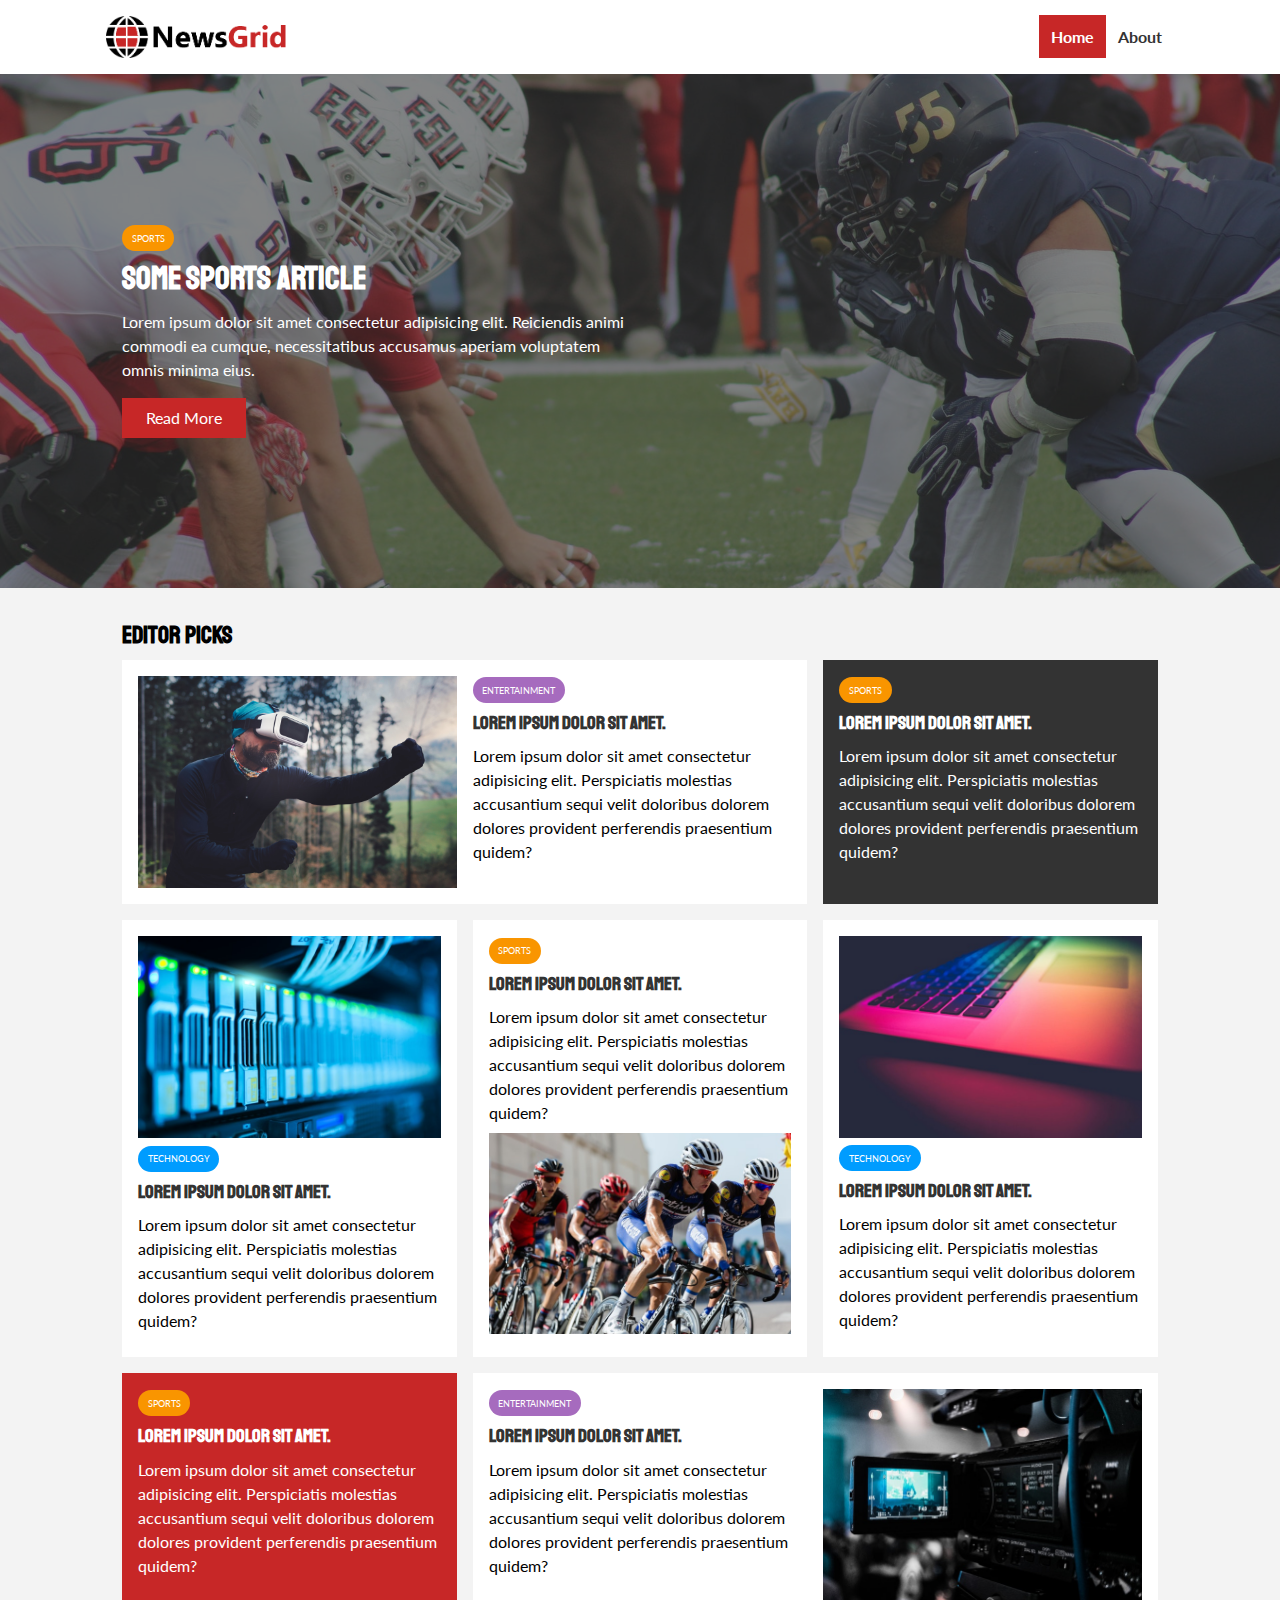
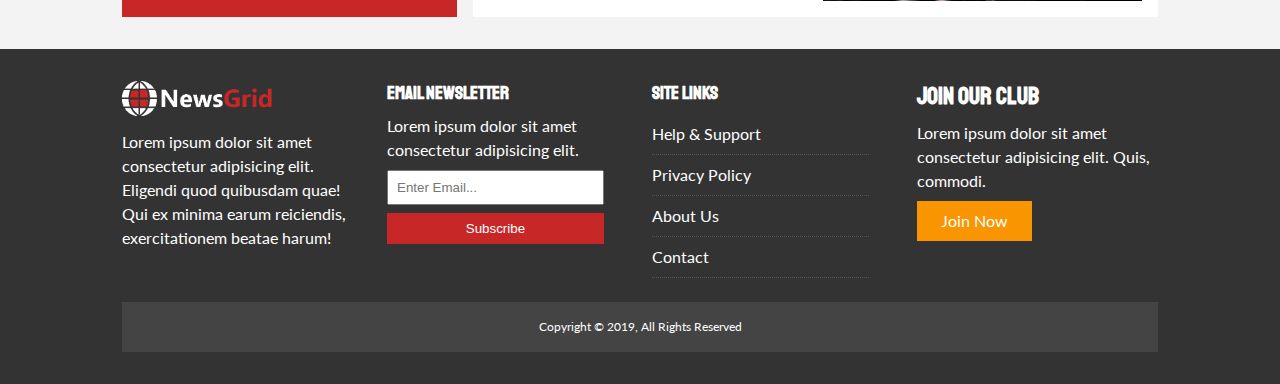
<file: index.html>
<!DOCTYPE html>
<html lang="en">

<head>
    <meta charset="UTF-8" />
    <meta http-equiv="X-UA-Compatible" content="IE=edge" />
    <meta name="viewport" content="width=device-width, initial-scale=1.0" />
    <link href="https://fonts.googleapis.com/css?family=Lato|Staatliches" rel="stylesheet" />
    <link rel="stylesheet" href="https://use.fontawesome.com/releases/v5.6.1/css/all.css"
        integrity="sha384-gfdkjb5BdAXd+lj+gudLWI+BXq4IuLW5IT+brZEZsLFm++aCMlF1V92rMkPaX4PP" crossorigin="anonymous" />
    <link rel="stylesheet" href="css/style.css" />
    <link rel="stylesheet" media="screen and (max-width: 768px)" href="css/mobile.css" />
    <link rel="shortcut icon" type="image/x-icon" href="favicon.ico" />
    <title>NewsGrid | Latest News</title>
</head>

<body>
    <nav id="main-nav">
        <div class="container">
            <img src="img/logo.png" alt="NewsGrid" class="logo" />
            <div class="social">
                <a href="http://facebook.com" target="_blank"><i class="fab fa-facebook fa-2x"></i></a>
                <a href="http://twitter.com" target="_blank"><i class="fab fa-twitter fa-2x"></i></a>
                <a href="http://instagram.com" target="_blank"><i class="fab fa-instagram fa-2x"></i></a>
                <a href="http://youtube.com" target="_blank"><i class="fab fa-youtube fa-2x"></i></a>
            </div>
            <ul>
                <li><a href="index.html" class="current">Home</a></li>
                <li><a href="about.html">About</a></li>
            </ul>
        </div>
    </nav>

    <!-- Showcase -->
    <header id="showcase">
        <div class="container">
            <div class="showcase-container">
                <div class="showcase-content">
                    <div class="category category-sports">Sports</div>
                    <h1>Some Sports Article</h1>
                    <p>
                        Lorem ipsum dolor sit amet consectetur adipisicing
                        elit. Reiciendis animi commodi ea cumque,
                        necessitatibus accusamus aperiam voluptatem omnis
                        minima eius.
                    </p>
                    <a href="article.html" class="btn btn-primary">Read More
                    </a>
                </div>
            </div>
        </div>
    </header>

    <!-- Home Articles -->
    <section id="home-articles" class="py-2">
        <div class="container">
            <h2>Editor Picks</h2>
            <div class="articles-container">
                <article class="card">
                    <img src="img/articles/ent1.jpg" alt="" />
                    <div>
                        <div class="category category-ent">
                            Entertainment
                        </div>
                        <h3>
                            <a href="article.html">Lorem ipsum dolor sit amet.
                            </a>
                        </h3>
                        <p>
                            Lorem ipsum dolor sit amet consectetur
                            adipisicing elit. Perspiciatis molestias
                            accusantium sequi velit doloribus dolorem
                            dolores provident perferendis praesentium
                            quidem?
                        </p>
                    </div>
                </article>
                <article class="card bg-dark">
                    <div class="category category-sports">Sports</div>
                    <h3>
                        <a href="article.html">Lorem ipsum dolor sit amet.
                        </a>
                    </h3>
                    <p>
                        Lorem ipsum dolor sit amet consectetur adipisicing
                        elit. Perspiciatis molestias accusantium sequi velit
                        doloribus dolorem dolores provident perferendis
                        praesentium quidem?
                    </p>
                </article>
                <article class="card">
                    <img src="img/articles/tech1.jpg" alt="" />
                    <div class="category category-tech">Technology</div>
                    <h3>
                        <a href="article.html">Lorem ipsum dolor sit amet.
                        </a>
                    </h3>
                    <p>
                        Lorem ipsum dolor sit amet consectetur adipisicing
                        elit. Perspiciatis molestias accusantium sequi velit
                        doloribus dolorem dolores provident perferendis
                        praesentium quidem?
                    </p>
                </article>

                <article class="card">
                    <div class="category category-sports">Sports</div>
                    <h3>
                        <a href="article.html">Lorem ipsum dolor sit amet.
                        </a>
                    </h3>
                    <p>
                        Lorem ipsum dolor sit amet consectetur adipisicing
                        elit. Perspiciatis molestias accusantium sequi velit
                        doloribus dolorem dolores provident perferendis
                        praesentium quidem?
                    </p>
                    <img src="img/articles/sports1.jpg" alt="" />
                </article>

                <article class="card">
                    <img src="img/articles/tech2.jpg" alt="" />
                    <div class="category category-tech">Technology</div>
                    <h3>
                        <a href="article.html">Lorem ipsum dolor sit amet.
                        </a>
                    </h3>
                    <p>
                        Lorem ipsum dolor sit amet consectetur adipisicing
                        elit. Perspiciatis molestias accusantium sequi velit
                        doloribus dolorem dolores provident perferendis
                        praesentium quidem?
                    </p>
                </article>

                <article class="card bg-primary">
                    <div class="category category-sports">Sports</div>
                    <h3>
                        <a href="article.html">Lorem ipsum dolor sit amet.</a>
                    </h3>
                    <p>
                        Lorem ipsum dolor sit amet consectetur adipisicing
                        elit. Perspiciatis molestias accusantium sequi velit
                        doloribus dolorem dolores provident perferendis
                        praesentium quidem?
                    </p>
                </article>

                <article class="card">
                    <div>
                        <div class="category category-ent">
                            Entertainment
                        </div>
                        <h3>
                            <a href="article.html">Lorem ipsum dolor sit amet.
                            </a>
                        </h3>
                        <p>
                            Lorem ipsum dolor sit amet consectetur
                            adipisicing elit. Perspiciatis molestias
                            accusantium sequi velit doloribus dolorem
                            dolores provident perferendis praesentium
                            quidem?
                        </p>
                    </div>
                    <img src="img/articles/ent2.jpg" alt="" />
                </article>
            </div>
        </div>
    </section>

    <!-- Footer -->
    <footer id="main-footer" class="py-2">
        <div class="container footer-container">
            <div>
                <img src="img/logo_light.png" alt="NewsGrid" />
                <p>
                    Lorem ipsum dolor sit amet consectetur adipisicing elit.
                    Eligendi quod quibusdam quae! Qui ex minima earum
                    reiciendis, exercitationem beatae harum!
                </p>
            </div>
            <div>
                <h3>Email Newsletter</h3>
                <p>
                    Lorem ipsum dolor sit amet consectetur adipisicing elit.
                </p>
                <form name="contact" method="POST" data-netlify="true">
                    <input type="email" name="email" placeholder="Enter Email..." />
                    <input type="submit" value="Subscribe" class="btn btn-primary" />
                </form>
            </div>
            <div>
                <h3>Site Links</h3>
                <ul class="list">
                    <li><a href="#">Help & Support</a></li>
                    <li><a href="#">Privacy Policy</a></li>
                    <li><a href="#">About Us</a></li>
                    <li><a href="#">Contact</a></li>
                </ul>
            </div>
            <div>
                <h2>Join Our Club</h2>
                <p>Lorem ipsum dolor sit amet consectetur adipisicing elit. Quis, commodi.</p>
                <a href="#" class="btn btn-secondary">Join Now</a>
            </div>
            <div>
                <p>
                    Copyright &copy; 2019, All Rights Reserved
                </p>
            </div>
        </div>
    </footer>
</body>

</html>
</file>
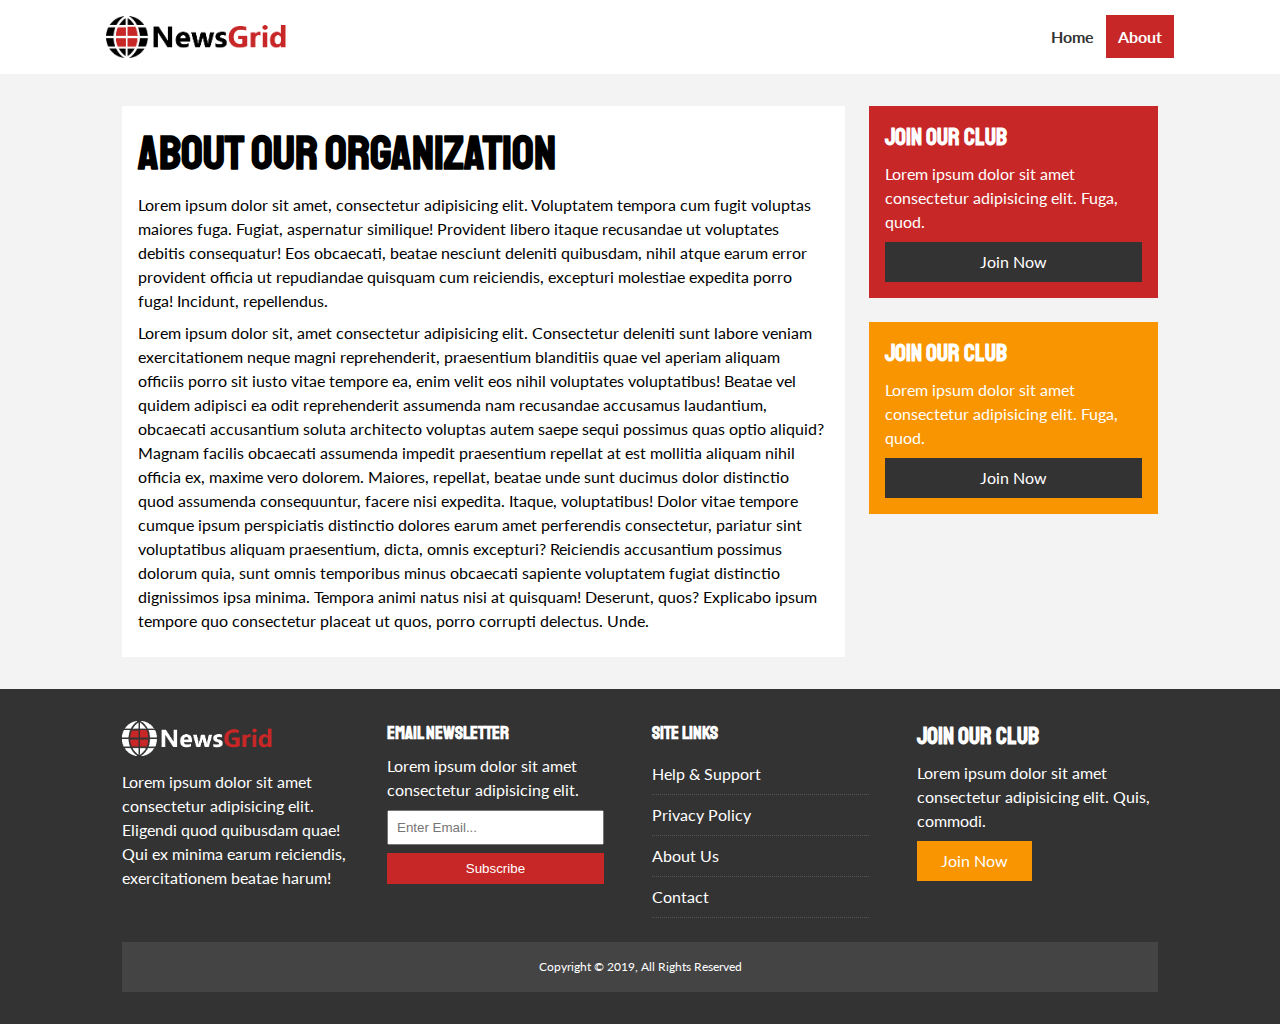
<file: about.html>
<!DOCTYPE html>
<html lang="en">

<head>
    <meta charset="UTF-8" />
    <meta http-equiv="X-UA-Compatible" content="IE=edge" />
    <meta name="viewport" content="width=device-width, initial-scale=1.0" />
    <link href="https://fonts.googleapis.com/css?family=Lato|Staatliches" rel="stylesheet" />
    <link rel="stylesheet" href="https://use.fontawesome.com/releases/v5.6.1/css/all.css"
        integrity="sha384-gfdkjb5BdAXd+lj+gudLWI+BXq4IuLW5IT+brZEZsLFm++aCMlF1V92rMkPaX4PP" crossorigin="anonymous" />
    <link rel="stylesheet" href="css/style.css" />
    <link rel="stylesheet" media="screen and (max-width: 768px)" href="css/mobile.css" />
    <link rel="shortcut icon" type="image/x-icon" href="favicon.ico" />
    <title>NewsGrid | About</title>
</head>

<body>
    <nav id="main-nav">
        <div class="container">
            <img src="img/logo.png" alt="NewsGrid" class="logo" />
            <div class="social">
                <a href="http://facebook.com" target="_blank"><i class="fab fa-facebook fa-2x"></i></a>
                <a href="http://twitter.com" target="_blank"><i class="fab fa-twitter fa-2x"></i></a>
                <a href="http://instagram.com" target="_blank"><i class="fab fa-instagram fa-2x"></i></a>
                <a href="http://youtube.com" target="_blank"><i class="fab fa-youtube fa-2x"></i></a>
            </div>
            <ul>
                <li><a href="index.html">Home</a></li>
                <li><a href="about.html" class="current">About</a></li>
            </ul>
        </div>
    </nav>

    <section id="about">
        <div class="container">
            <div class="page-container">
                <article class="card">
                    <h1 class="l-heading">About Our Organization</h1>
                    <p>Lorem ipsum dolor sit amet, consectetur adipisicing elit. Voluptatem tempora cum fugit voluptas
                        maiores fuga. Fugiat, aspernatur similique! Provident libero itaque recusandae ut voluptates
                        debitis consequatur! Eos obcaecati, beatae nesciunt deleniti quibusdam, nihil atque earum error
                        provident officia ut repudiandae quisquam cum reiciendis, excepturi molestiae expedita porro
                        fuga! Incidunt, repellendus.</p>
                    <p>Lorem ipsum dolor sit, amet consectetur adipisicing elit. Consectetur deleniti sunt labore veniam
                        exercitationem neque magni reprehenderit, praesentium blanditiis quae vel aperiam aliquam
                        officiis porro sit iusto vitae tempore ea, enim velit eos nihil voluptates voluptatibus! Beatae
                        vel quidem adipisci ea odit reprehenderit assumenda nam recusandae accusamus laudantium,
                        obcaecati accusantium soluta architecto voluptas autem saepe sequi possimus quas optio aliquid?
                        Magnam facilis obcaecati assumenda impedit praesentium repellat at est mollitia aliquam nihil
                        officia ex, maxime vero dolorem. Maiores, repellat, beatae unde sunt ducimus dolor distinctio
                        quod assumenda consequuntur, facere nisi expedita. Itaque, voluptatibus! Dolor vitae tempore
                        cumque ipsum perspiciatis distinctio dolores earum amet perferendis consectetur, pariatur sint
                        voluptatibus aliquam praesentium, dicta, omnis excepturi? Reiciendis accusantium possimus
                        dolorum quia, sunt omnis temporibus minus obcaecati sapiente voluptatem fugiat distinctio
                        dignissimos ipsa minima. Tempora animi natus nisi at quisquam! Deserunt, quos? Explicabo ipsum
                        tempore quo consectetur placeat ut quos, porro corrupti delectus. Unde.</p>
                </article>
                <aside class="card bg-primary">
                    <h2>Join Our Club</h2>
                    <p>Lorem ipsum dolor sit amet consectetur adipisicing elit. Fuga, quod.</p>
                    <a href="#" class="btn btn-dark btn-block">Join Now</a>
                </aside>
                <aside class="card bg-secondary">
                    <h2>Join Our Club</h2>
                    <p>Lorem ipsum dolor sit amet consectetur adipisicing elit. Fuga, quod.</p>
                    <a href="#" class="btn btn-dark btn-block">Join Now</a>
                </aside>
            </div>
        </div>
    </section>





    <!-- Footer -->
    <footer id="main-footer" class="py-2">
        <div class="container footer-container">
            <div>
                <img src="img/logo_light.png" alt="NewsGrid" />
                <p>
                    Lorem ipsum dolor sit amet consectetur adipisicing elit.
                    Eligendi quod quibusdam quae! Qui ex minima earum
                    reiciendis, exercitationem beatae harum!
                </p>
            </div>
            <div>
                <h3>Email Newsletter</h3>
                <p>
                    Lorem ipsum dolor sit amet consectetur adipisicing elit.
                </p>
                <form name="contact" method="POST" data-netlify="true">
                    <input type="email" name="email" placeholder="Enter Email..." />
                    <input type="submit" value="Subscribe" class="btn btn-primary" />
                </form>
            </div>
            <div>
                <h3>Site Links</h3>
                <ul class="list">
                    <li><a href="#">Help & Support</a></li>
                    <li><a href="#">Privacy Policy</a></li>
                    <li><a href="#">About Us</a></li>
                    <li><a href="#">Contact</a></li>
                </ul>
            </div>
            <div>
                <h2>Join Our Club</h2>
                <p>Lorem ipsum dolor sit amet consectetur adipisicing elit. Quis, commodi.</p>
                <a href="#" class="btn btn-secondary">Join Now</a>
            </div>
            <div>
                <p>
                    Copyright &copy; 2019, All Rights Reserved
                </p>
            </div>
        </div>
    </footer>
</body>

</html>
</file>
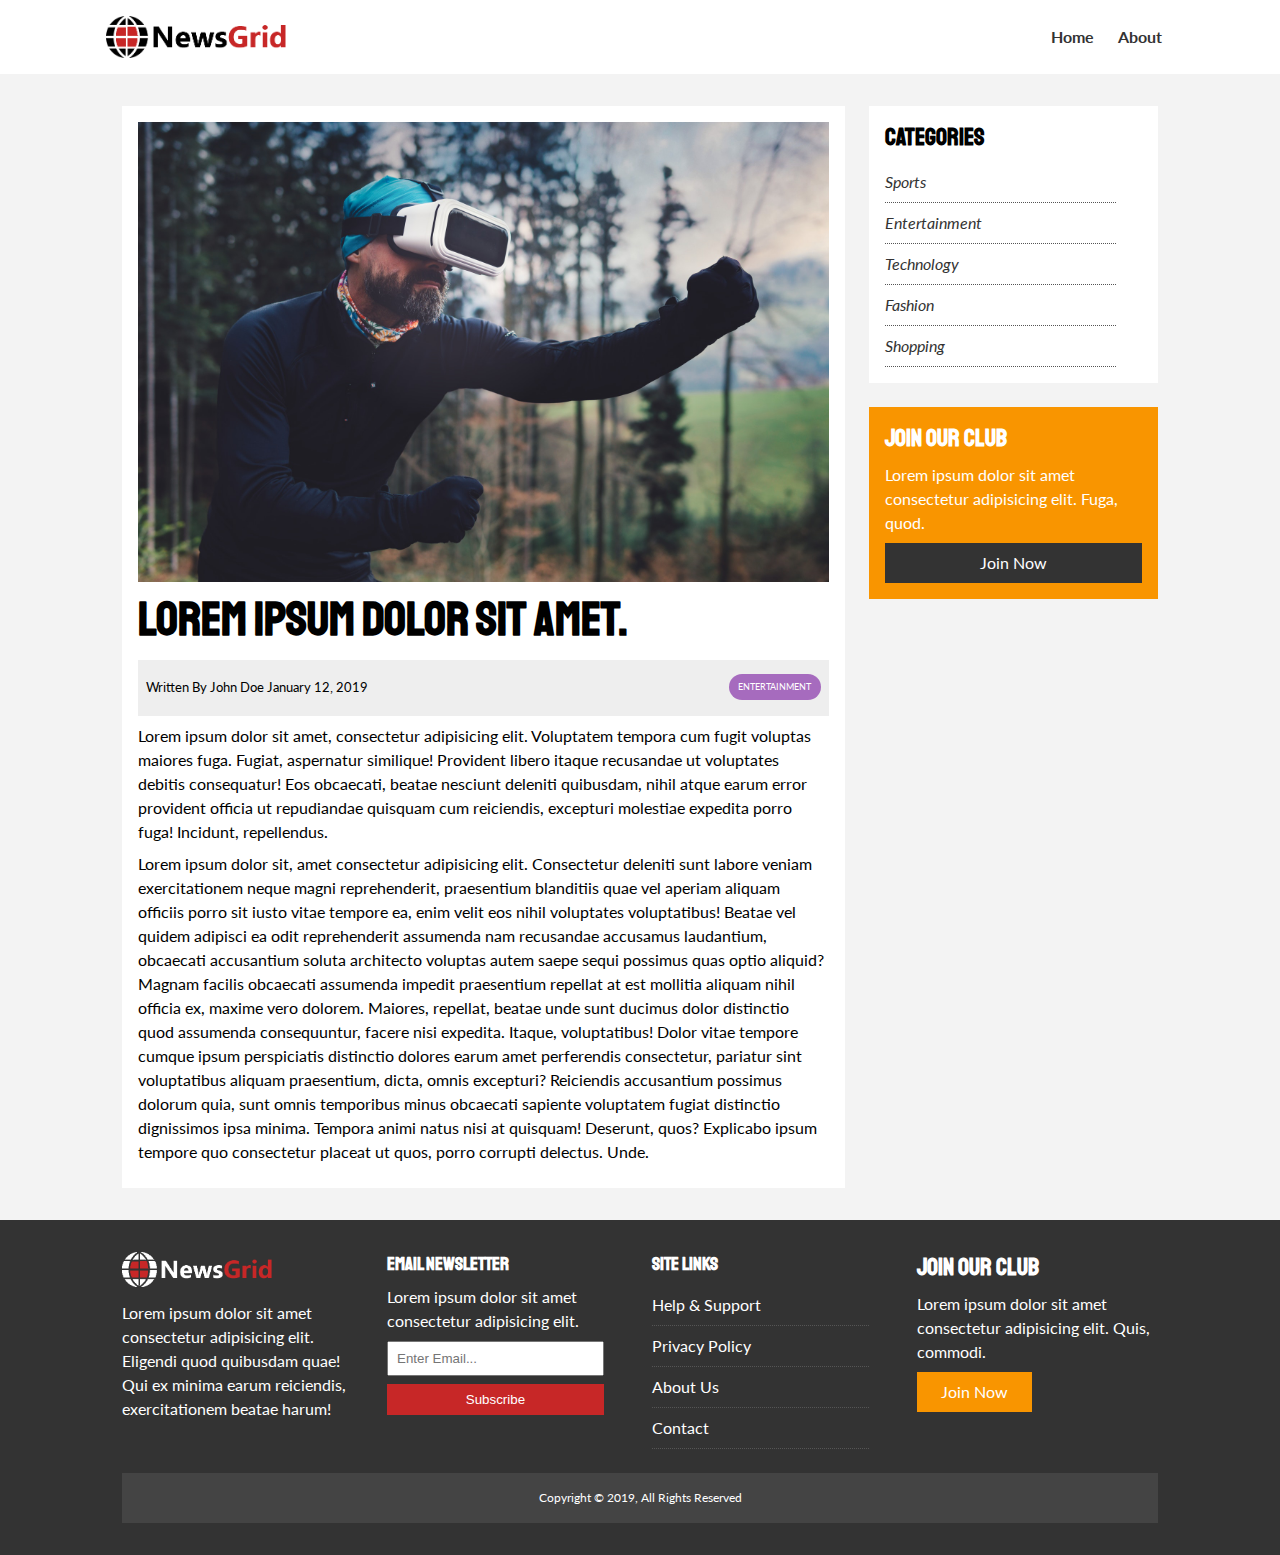
<file: article.html>
<!DOCTYPE html>
<html lang="en">

<head>
    <meta charset="UTF-8" />
    <meta http-equiv="X-UA-Compatible" content="IE=edge" />
    <meta name="viewport" content="width=device-width, initial-scale=1.0" />
    <link href="https://fonts.googleapis.com/css?family=Lato|Staatliches" rel="stylesheet" />
    <link rel="stylesheet" href="https://use.fontawesome.com/releases/v5.6.1/css/all.css"
        integrity="sha384-gfdkjb5BdAXd+lj+gudLWI+BXq4IuLW5IT+brZEZsLFm++aCMlF1V92rMkPaX4PP" crossorigin="anonymous" />
    <link rel="stylesheet" href="css/style.css" />
    <link rel="stylesheet" media="screen and (max-width: 768px)" href="css/mobile.css" />
    <link rel="shortcut icon" type="image/x-icon" href="favicon.ico" />
    <title>NewsGrid | Latest Article</title>
</head>

<body>
    <nav id="main-nav">
        <div class="container">
            <img src="img/logo.png" alt="NewsGrid" class="logo" />
            <div class="social">
                <a href="http://facebook.com" target="_blank"><i class="fab fa-facebook fa-2x"></i></a>
                <a href="http://twitter.com" target="_blank"><i class="fab fa-twitter fa-2x"></i></a>
                <a href="http://instagram.com" target="_blank"><i class="fab fa-instagram fa-2x"></i></a>
                <a href="http://youtube.com" target="_blank"><i class="fab fa-youtube fa-2x"></i></a>
            </div>
            <ul>
                <li><a href="index.html">Home</a></li>
                <li><a href="about.html">About</a></li>
            </ul>
        </div>
    </nav>

    <section id="article">
        <div class="container">
            <div class="page-container">
                <article class="card">
                    <img src="img/articles/ent1.jpg" alt="">
                    <h1 class="l-heading">Lorem ipsum dolor sit amet.</h1>
                    <div class="meta">
                        <small>
                            <i class="fas fa-user"> </i> Written By John Doe January 12, 2019
                        </small>
                        <div class="category category-ent">Entertainment</div>
                    </div>
                    <p>Lorem ipsum dolor sit amet, consectetur adipisicing elit. Voluptatem tempora cum fugit voluptas
                        maiores fuga. Fugiat, aspernatur similique! Provident libero itaque recusandae ut voluptates
                        debitis consequatur! Eos obcaecati, beatae nesciunt deleniti quibusdam, nihil atque earum error
                        provident officia ut repudiandae quisquam cum reiciendis, excepturi molestiae expedita porro
                        fuga! Incidunt, repellendus.</p>
                    <p>Lorem ipsum dolor sit, amet consectetur adipisicing elit. Consectetur deleniti sunt labore veniam
                        exercitationem neque magni reprehenderit, praesentium blanditiis quae vel aperiam aliquam
                        officiis porro sit iusto vitae tempore ea, enim velit eos nihil voluptates voluptatibus! Beatae
                        vel quidem adipisci ea odit reprehenderit assumenda nam recusandae accusamus laudantium,
                        obcaecati accusantium soluta architecto voluptas autem saepe sequi possimus quas optio aliquid?
                        Magnam facilis obcaecati assumenda impedit praesentium repellat at est mollitia aliquam nihil
                        officia ex, maxime vero dolorem. Maiores, repellat, beatae unde sunt ducimus dolor distinctio
                        quod assumenda consequuntur, facere nisi expedita. Itaque, voluptatibus! Dolor vitae tempore
                        cumque ipsum perspiciatis distinctio dolores earum amet perferendis consectetur, pariatur sint
                        voluptatibus aliquam praesentium, dicta, omnis excepturi? Reiciendis accusantium possimus
                        dolorum quia, sunt omnis temporibus minus obcaecati sapiente voluptatem fugiat distinctio
                        dignissimos ipsa minima. Tempora animi natus nisi at quisquam! Deserunt, quos? Explicabo ipsum
                        tempore quo consectetur placeat ut quos, porro corrupti delectus. Unde.</p>
                </article>

                <aside id="categories" class="card">
                    <h2>Categories</h2>
                    <ul class="list">
                        <li><a href="#"><i class="fas fa-chevron-right"> Sports</i></a></li>
                        <li><a href="#"><i class="fas fa-chevron-right"> Entertainment</i></a></li>
                        <li><a href="#"><i class="fas fa-chevron-right"> Technology</i></a></li>
                        <li><a href="#"><i class="fas fa-chevron-right"> Fashion</i></a></li>
                        <li><a href="#"><i class="fas fa-chevron-right"> Shopping</i></a></li>
                    </ul>
                </aside>

                <aside class="card bg-secondary">
                    <h2>Join Our Club</h2>
                    <p>Lorem ipsum dolor sit amet consectetur adipisicing elit. Fuga, quod.</p>
                    <a href="#" class="btn btn-dark btn-block">Join Now</a>
                </aside>
            </div>
        </div>
    </section>





    <!-- Footer -->
    <footer id="main-footer" class="py-2">
        <div class="container footer-container">
            <div>
                <img src="img/logo_light.png" alt="NewsGrid" />
                <p>
                    Lorem ipsum dolor sit amet consectetur adipisicing elit.
                    Eligendi quod quibusdam quae! Qui ex minima earum
                    reiciendis, exercitationem beatae harum!
                </p>
            </div>
            <div>
                <h3>Email Newsletter</h3>
                <p>
                    Lorem ipsum dolor sit amet consectetur adipisicing elit.
                </p>
                <form name="contact" method="POST" data-netlify="true">
                    <input type="email" name="email" placeholder="Enter Email..." />
                    <input type="submit" value="Subscribe" class="btn btn-primary" />
                </form>
            </div>
            <div>
                <h3>Site Links</h3>
                <ul class="list">
                    <li><a href="#">Help & Support</a></li>
                    <li><a href="#">Privacy Policy</a></li>
                    <li><a href="#">About Us</a></li>
                    <li><a href="#">Contact</a></li>
                </ul>
            </div>
            <div>
                <h2>Join Our Club</h2>
                <p>Lorem ipsum dolor sit amet consectetur adipisicing elit. Quis, commodi.</p>
                <a href="#" class="btn btn-secondary">Join Now</a>
            </div>
            <div>
                <p>
                    Copyright &copy; 2019, All Rights Reserved
                </p>
            </div>
        </div>
    </footer>
</body>

</html>
</file>
<file: css/style.css>
:root {
    --primary-color: #c72727;
    --secondary-color: #f99500;
    --light-color: #f3f3f3;
    --dark-color: #333;
    --max-width: 1100px;
}

.category {
    --sports-color: #f99500;
    --ent-color: #a66bbe;
    --tech-color: #009cff;
}

* {
    margin: 0;
    padding: 0;
    box-sizing: border-box;
}

body {
    font-family: "Lato", sans-serif;
    line-height: 1.5;
    background: var(--light-color);
}

a {
    color: #333;
    text-decoration: none;
}

ul {
    list-style: none;
}


p {
    margin: 0.5rem 0;
}

img {
    width: 100%;
}

h1,
h2,
h3,
h4,
h5,
h6 {
    font-family: "Staatliches", cursive;
    margin-bottom: 0.55rem;
    line-height: 1.3;
}

/* Utility */
.container {
    max-width: var(--max-width);
    margin: auto;
    padding: 0 2rem;
    overflow: hidden;
}

.category {
    display: inline-block;
    color: #fff;
    font-size: 0.55rem;
    text-transform: uppercase;
    padding: 0.4rem 0.6rem;
    border-radius: 15px;
    margin-bottom: 0.5rem;
}

.category-sports {
    background: var(--sports-color);
}

.category-ent {
    background: var(--ent-color);
}

.category-tech {
    background: var(--tech-color);
}

.btn {
    display: inline-block;
    border: none;
    background: var(--dark-color);
    color: #fff;
    padding: 0.5rem 1.5rem;
}

.btn-light {
    background: var(--light-color);
}

.btn-primary {
    background: var(--primary-color);
}

.btn-secondary {
    background: var(--secondary-color);
}

.btn-block {
    display: block;
    width: 100%;
    text-align: center;
}

.btn:hover {
    opacity: 0.9;
}

.card {
    background: #fff;
    padding: 1rem;
}

.bg-dark {
    background: var(--dark-color);
    color: #fff;
}

.bg-primary {
    background: var(--primary-color);
    color: #fff;
}

.bg-secondary {
    background: var(--secondary-color);
    color: #fff;
}

.bg-dark h1,
.bg-dark h2,
.bg-dark h3,
.bg-dark a,
.bg-primary h1,
.bg-primary h2,
.bg-primary h3,
.bg-primary a,
.bg-secondary h1,
.bg-secondary h2,
.bg-secondary h3,
.bg-secondary a {
    color: #fff;
}

.py-1 {
    padding: 1.5rem 0;
}

.py-2 {
    padding: 2rem 0;
}

.py-3 {
    padding: 3rem 0;
}

.p-1 {
    padding: 1.5rem;
}

.p-2 {
    padding: 2rem;
}

.p-3 {
    padding: 3rem;
}

.l-heading {
    font-size: 3rem;
}

.list li {
    padding: 0.5rem 0;
    border-bottom: #555 dotted 1px;
    width: 90%;
}

.list li a:hover {
    color: var(--primary-color) !important;
}

/* Inner page grid container */
.page-container {
    display: grid;
    grid-template-columns: 5fr 2fr;
    margin: 2rem 0;
    grid-gap: 1.5rem;
}

.page-container>*:first-child {
    grid-row: 1 / span 3;
}

/* Navigation */
#main-nav {
    background: #fff;
    position: sticky;
    top: 0;
    z-index: 2;
}

#main-nav .container {
    display: grid;
    grid-template-columns: 6fr 3fr 2fr;
    padding: 1rem;
    align-items: center;
}

#main-nav .logo {
    width: 180px;
}

#main-nav ul {
    justify-self: end;
    display: flex;
}

#main-nav ul li a {
    padding: 0.75rem;
    font-weight: bold;
}

#main-nav ul li a.current {
    background: var(--primary-color);
    color: #fff;
}

#main-nav ul li a:hover {
    background: var(--light-color);
    color: var(--dark-color);
}

#main-nav .social {
    justify-self: center;
}

#main-nav .social i {
    color: #777;
    margin-right: 0.5rem;
}

/* Showcase */
#showcase {
    color: #fff;
    background: #333;
    padding: 2rem;
    position: relative;
}

#showcase::before {
    content: "";
    background: url("../img/featured.jpg") no-repeat center center/cover;
    position: absolute;
    top: 0;
    left: 0;
    width: 100%;
    height: 100%;
    opacity: 0.4;
}

#showcase .showcase-container {
    display: grid;
    grid-template-columns: repeat(2, 1fr);
    justify-content: center;
    align-items: center;
    height: 50vh;
}

#showcase .showcase-content {
    z-index: 1;
}

#showcase .showcase-content p {
    margin-bottom: 1rem;
}

/* Home Articles */
#home-articles .articles-container {
    display: grid;
    grid-template-columns: repeat(3, 1fr);
    grid-gap: 1rem;
}

#home-articles .articles-container>*:first-child,
#home-articles .articles-container>*:last-child {
    display: grid;
    grid-template-columns: repeat(2, 1fr);
    grid-gap: 1rem;
    grid-column: 1 / span 2;
}

#home-articles .articles-container>*:last-child {
    grid-column: 2 / span 2;
}

#article .meta {
    display: flex;
    justify-content: space-between;
    align-items: center;
    background: #eee;
    padding: 0.5rem
}

#article .meta .category {
    margin-top: 0.4rem;
}

/* Footer */
#main-footer {
    background-color: var(--dark-color);
    color: #fff;
}

#main-footer img {
    width: 150px;
}

#main-footer a {
    color: #fff;
}

#main-footer .footer-container {
    display: grid;
    grid-template-columns: repeat(4, 1fr);
    grid-gap: 1.5rem;
}

#main-footer .footer-container>*:last-child {
    background: #444;
    grid-column: 1 / span 4;
    padding: 0.5rem;
    text-align: center;
    font-size: 0.75rem;
}

#main-footer .footer-container input[type="email"] {
    width: 90%;
    padding: 0.5rem;
    margin-bottom: 0.5rem;
}

#main-footer .footer-container input[type="submit"] {
    width: 90%;
}
</file>
<file: css/mobile.css>
/* Navigation */
#main-nav .social {
    display: none;
}

#main-nav .container {
    grid-template-columns: 1fr;
    grid-gap: 1.2rem;
}

#main-nav ul,
#main-nav .logo {
    justify-self: center;
}

#main-nav ul li a {
    padding: 0.5rem;
}

#home-articles .articles-container {
    grid-template-columns: repeat(2, 1fr);
}

#home-articles .articles-container>*:first-child,
#home-articles .articles-container>*:last-child {
    grid-template-columns: 1fr;
    grid-column: 1;
}

@media(max-width: 600px) {

    /* Stack Grid Items */
    #showcase .showcase-container,
    #home-articles .articles-container,
    #main-footer .footer-container {
        grid-template-columns: 1fr;
    }

    #main-footer .footer-container>*:last-child {
        grid-column: 1;
    }

    #main-footer .footer-container>*:first-child,
    #main-footer .footer-container>*:nth-child(2) {
        border-bottom: #444 dotted 1px;
        padding-bottom: 1rem;
    }

    .page-container {
        grid-template-columns: 1fr;
        text-align: center;
    }

    .page-container>*:first-child {
        grid-row: 1;
    }

    .l-heading {
        font-size: 2rem;
    }
}
</file>
